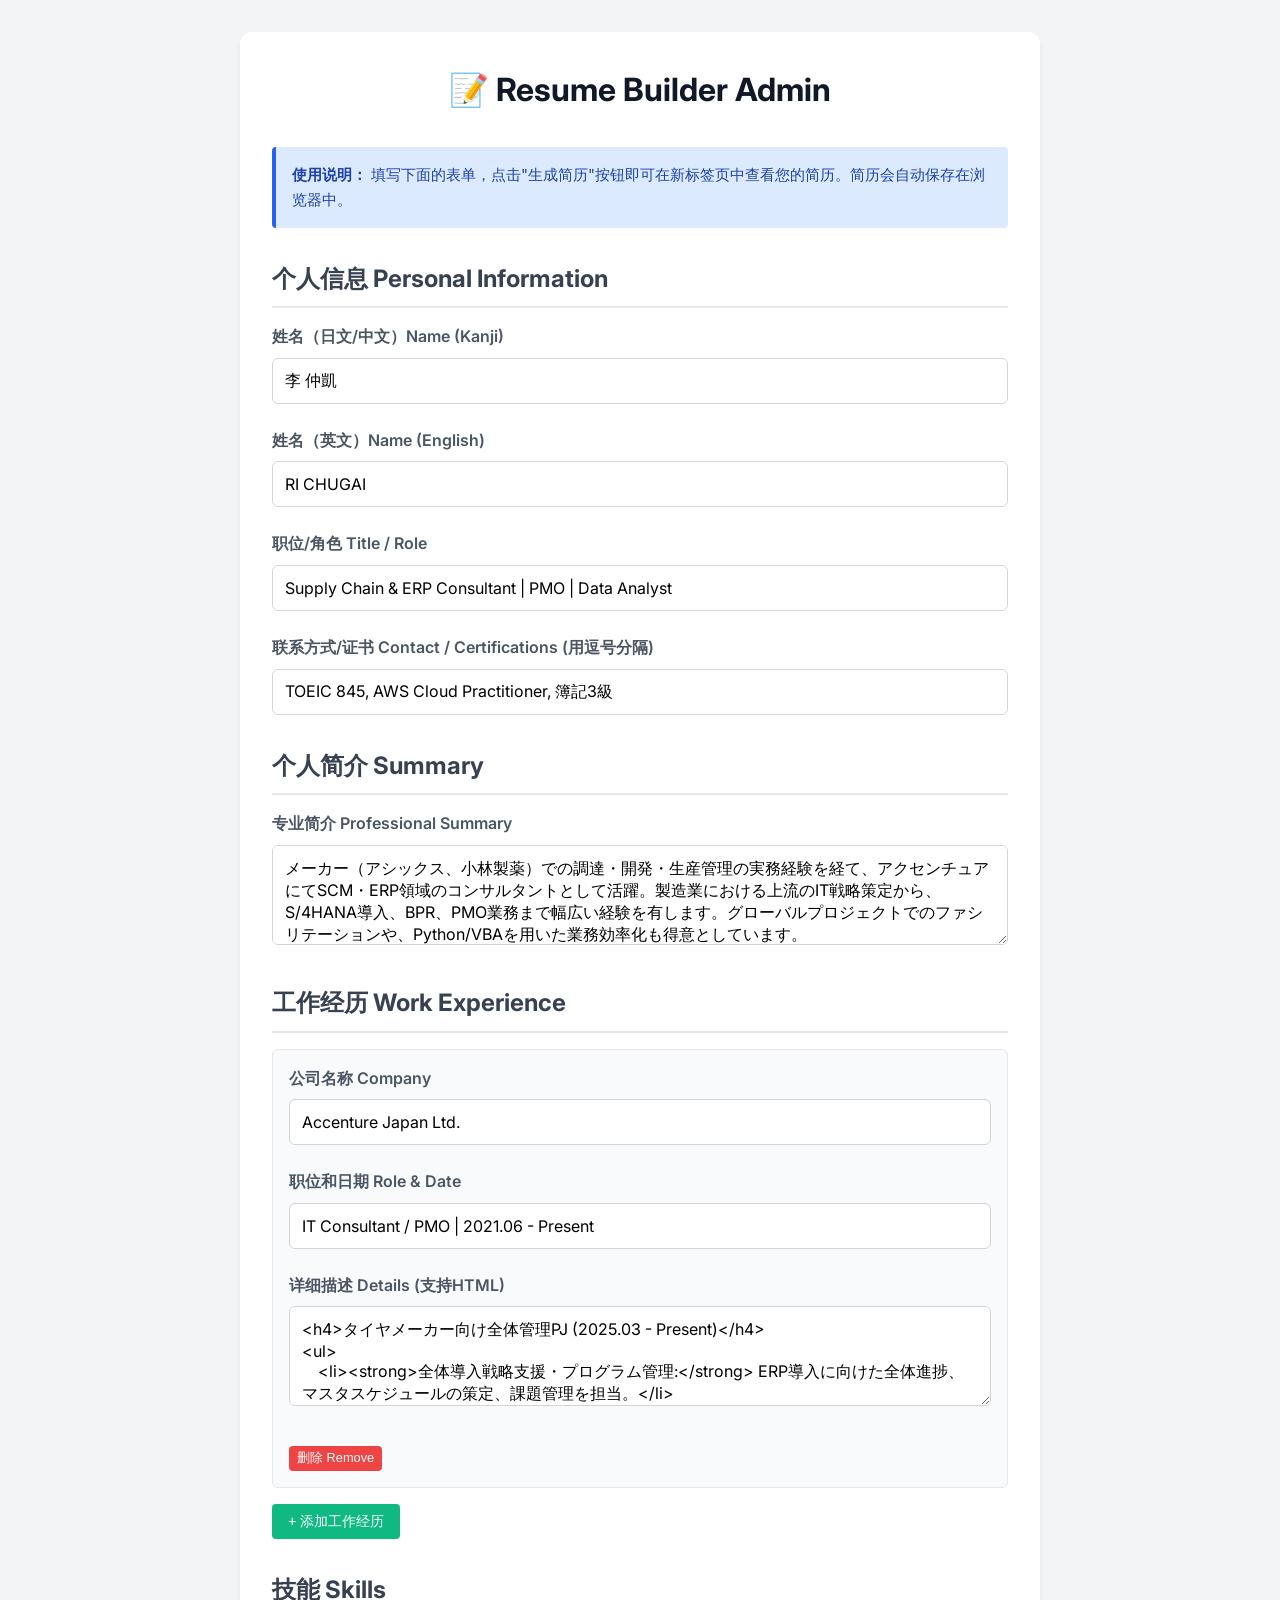
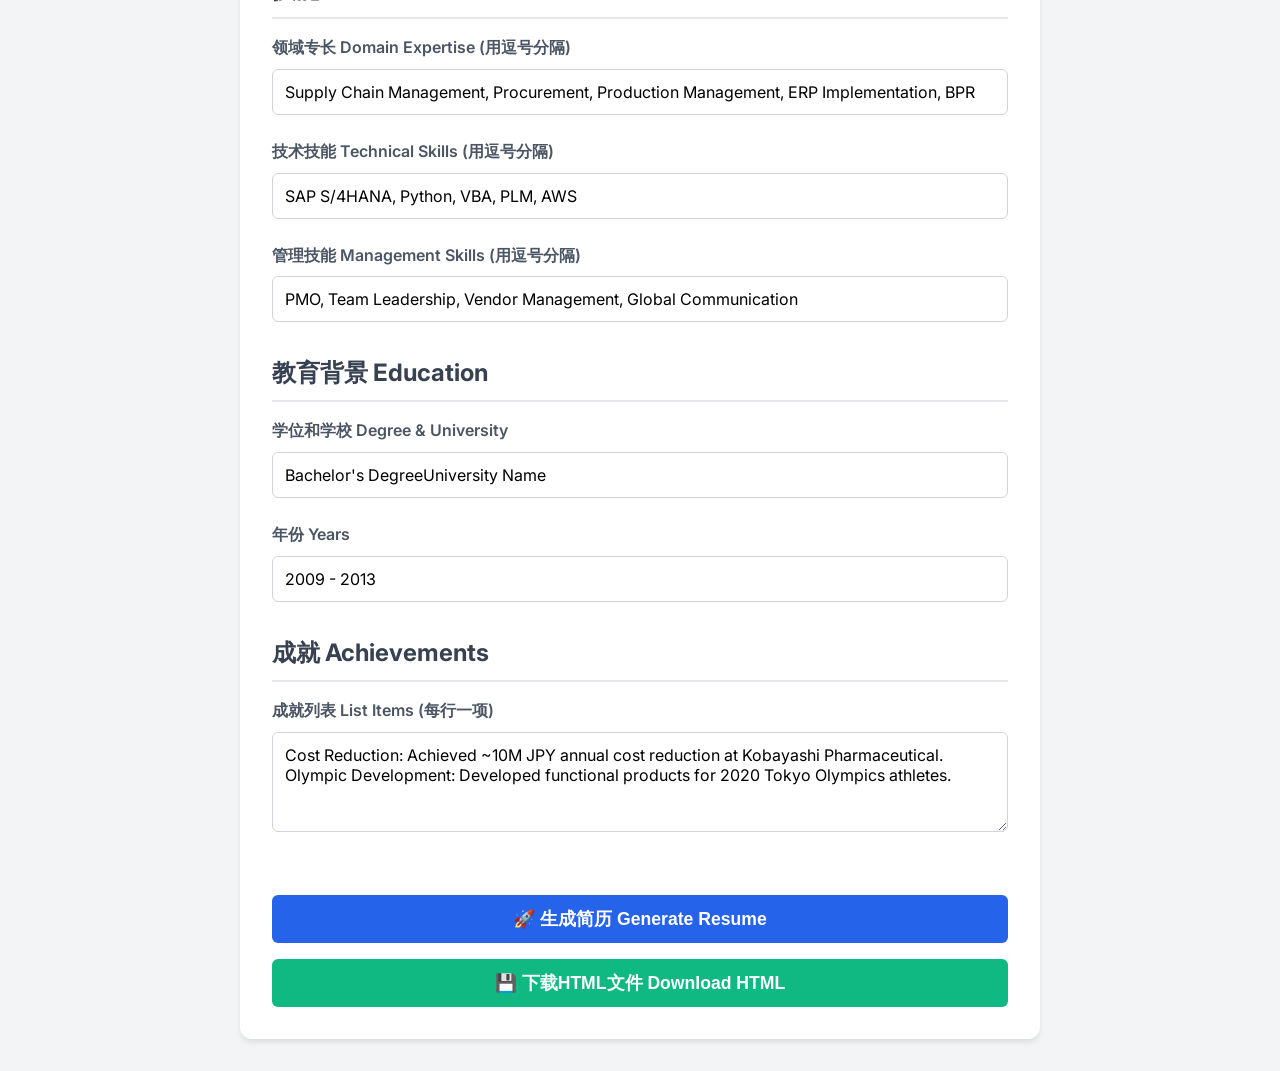
<file: admin_standalone.html>
<!DOCTYPE html>
<html lang="en">

<head>
    <meta charset="UTF-8">
    <meta name="viewport" content="width=device-width, initial-scale=1.0">
    <title>Resume Admin - Standalone</title>
    <link rel="preconnect" href="https://fonts.googleapis.com">
    <link rel="preconnect" href="https://fonts.gstatic.com" crossorigin>
    <link href="https://fonts.googleapis.com/css2?family=Inter:wght@300;400;600;800&display=swap" rel="stylesheet">
    <style>
        * {
            margin: 0;
            padding: 0;
            box-sizing: border-box;
        }

        body {
            font-family: 'Inter', sans-serif;
            background-color: #f3f4f6;
            color: #1f2937;
            padding: 2rem;
            line-height: 1.6;
        }

        .admin-container {
            max-width: 800px;
            margin: 0 auto;
            background: white;
            padding: 2rem;
            border-radius: 12px;
            box-shadow: 0 4px 6px -1px rgba(0, 0, 0, 0.1);
        }

        h1 {
            color: #111827;
            font-size: 2rem;
            margin-bottom: 2rem;
            text-align: center;
            background: none;
            -webkit-text-fill-color: initial;
        }

        h2 {
            color: #374151;
            font-size: 1.5rem;
            margin-top: 2rem;
            margin-bottom: 1rem;
            border-bottom: 2px solid #e5e7eb;
            padding-bottom: 0.5rem;
        }

        .form-group {
            margin-bottom: 1.5rem;
        }

        label {
            display: block;
            font-weight: 600;
            margin-bottom: 0.5rem;
            color: #4b5563;
        }

        input[type="text"],
        textarea {
            width: 100%;
            padding: 0.75rem;
            border: 1px solid #d1d5db;
            border-radius: 6px;
            font-size: 1rem;
            font-family: inherit;
        }

        textarea {
            min-height: 100px;
            resize: vertical;
        }

        .btn-primary {
            background-color: #2563eb;
            color: white;
            padding: 0.75rem 1.5rem;
            border: none;
            border-radius: 6px;
            font-weight: 600;
            cursor: pointer;
            width: 100%;
            font-size: 1.1rem;
            margin-top: 2rem;
            transition: background 0.2s;
        }

        .btn-primary:hover {
            background-color: #1d4ed8;
        }

        .btn-success {
            background-color: #10b981;
            margin-top: 1rem;
        }

        .btn-success:hover {
            background-color: #059669;
        }

        .array-item {
            background: #f9fafb;
            padding: 1rem;
            border: 1px solid #e5e7eb;
            border-radius: 6px;
            margin-bottom: 1rem;
        }

        .remove-btn {
            background: #ef4444;
            color: white;
            border: none;
            padding: 0.25rem 0.5rem;
            border-radius: 4px;
            font-size: 0.8rem;
            cursor: pointer;
            margin-top: 0.5rem;
        }

        .add-btn {
            background: #10b981;
            color: white;
            border: none;
            padding: 0.5rem 1rem;
            border-radius: 4px;
            cursor: pointer;
            font-size: 0.9rem;
        }

        .help-text {
            font-size: 0.85rem;
            color: #6b7280;
            margin-top: 0.25rem;
        }

        .info-box {
            background: #dbeafe;
            border-left: 4px solid #2563eb;
            padding: 1rem;
            margin-bottom: 2rem;
            border-radius: 4px;
        }

        .info-box p {
            color: #1e40af;
            font-size: 0.95rem;
        }
    </style>
</head>

<body>
    <div class="admin-container">
        <h1>📝 Resume Builder Admin</h1>

        <div class="info-box">
            <p><strong>使用说明：</strong> 填写下面的表单，点击"生成简历"按钮即可在新标签页中查看您的简历。简历会自动保存在浏览器中。</p>
        </div>

        <form id="resumeForm">
            <!-- Personal Info -->
            <h2>个人信息 Personal Information</h2>
            <div class="form-group">
                <label>姓名（日文/中文）Name (Kanji)</label>
                <input type="text" id="name" name="name" placeholder="例：李 仲凱">
            </div>
            <div class="form-group">
                <label>姓名（英文）Name (English)</label>
                <input type="text" id="name_en" name="name_en" placeholder="例：RI CHUGAI">
            </div>
            <div class="form-group">
                <label>职位/角色 Title / Role</label>
                <input type="text" id="title" name="title" placeholder="例：Supply Chain Consultant">
            </div>
            <div class="form-group">
                <label>联系方式/证书 Contact / Certifications (用逗号分隔)</label>
                <input type="text" id="contact" name="contact" placeholder="例：TOEIC 845, AWS Cloud Practitioner">
            </div>

            <!-- Summary -->
            <h2>个人简介 Summary</h2>
            <div class="form-group">
                <label>专业简介 Professional Summary</label>
                <textarea id="summary" name="summary" placeholder="请输入您的专业简介..."></textarea>
            </div>

            <!-- Experience -->
            <h2>工作经历 Work Experience</h2>
            <div id="experience-list"></div>
            <button type="button" class="add-btn" onclick="addExperienceItem()">+ 添加工作经历</button>

            <!-- Skills -->
            <h2>技能 Skills</h2>
            <div class="form-group">
                <label>领域专长 Domain Expertise (用逗号分隔)</label>
                <input type="text" id="skills_domain" name="skills_domain" placeholder="例：Supply Chain Management, ERP">
            </div>
            <div class="form-group">
                <label>技术技能 Technical Skills (用逗号分隔)</label>
                <input type="text" id="skills_tech" name="skills_tech" placeholder="例：SAP, Python, AWS">
            </div>
            <div class="form-group">
                <label>管理技能 Management Skills (用逗号分隔)</label>
                <input type="text" id="skills_mgmt" name="skills_mgmt" placeholder="例：PMO, Team Leadership">
            </div>

            <!-- Education -->
            <h2>教育背景 Education</h2>
            <div class="form-group">
                <label>学位和学校 Degree & University</label>
                <input type="text" id="edu_degree" name="edu_degree"
                    placeholder="例：Bachelor's Degree, Tokyo University">
            </div>
            <div class="form-group">
                <label>年份 Years</label>
                <input type="text" id="edu_date" name="edu_date" placeholder="例：2009 - 2013">
            </div>

            <!-- Achievements -->
            <h2>成就 Achievements</h2>
            <div class="form-group">
                <label>成就列表 List Items (每行一项)</label>
                <textarea id="achievements" name="achievements"
                    placeholder="例：&#10;Cost Reduction: Achieved 10M JPY savings&#10;Olympic Project: Developed products for 2020 Olympics"></textarea>
            </div>

            <button type="button" class="btn-primary" onclick="generateResume()">🚀 生成简历 Generate Resume</button>
            <button type="button" class="btn-primary btn-success" onclick="downloadHTML()">💾 下载HTML文件 Download
                HTML</button>
        </form>
    </div>

    <script>
        // Default Data
        const defaultData = {
            name: "李 仲凱",
            nameEn: "RI CHUGAI",
            title: "Supply Chain & ERP Consultant | PMO | Data Analyst",
            contact: "TOEIC 845, AWS Cloud Practitioner, 簿記3級",
            summary: "メーカー（アシックス、小林製薬）での調達・開発・生産管理の実務経験を経て、アクセンチュアにてSCM・ERP領域のコンサルタントとして活躍。製造業における上流のIT戦略策定から、S/4HANA導入、BPR、PMO業務まで幅広い経験を有します。グローバルプロジェクトでのファシリテーションや、Python/VBAを用いた業務効率化も得意としています。",
            experience: [
                {
                    company: "Accenture Japan Ltd.",
                    role: "IT Consultant / PMO | 2021.06 - Present",
                    details: `<h4>タイヤメーカー向け全体管理PJ (2025.03 - Present)</h4>
<ul>
    <li><strong>全体導入戦略支援・プログラム管理:</strong> ERP導入に向けた全体進捗、マスタスケジュールの策定、課題管理を担当。</li>
    <li><strong>経理・財務領域調整:</strong> 経理・財務領域をはじめとするERP跨ぎのプロジェクト調整を実施。</li>
</ul>`
                }
            ],
            skills: {
                domain: "Supply Chain Management, Procurement, Production Management, ERP Implementation, BPR",
                tech: "SAP S/4HANA, Python, VBA, PLM, AWS",
                mgmt: "PMO, Team Leadership, Vendor Management, Global Communication"
            },
            education: {
                degree: "Bachelor's Degree\nUniversity Name",
                date: "2009 - 2013"
            },
            achievements: "Cost Reduction: Achieved ~10M JPY annual cost reduction at Kobayashi Pharmaceutical.\nOlympic Development: Developed functional products for 2020 Tokyo Olympics athletes."
        };

        // Load data on page load
        document.addEventListener('DOMContentLoaded', () => {
            loadAdminData();
        });

        function loadAdminData() {
            const data = JSON.parse(localStorage.getItem('resumeData')) || defaultData;

            document.getElementById('name').value = data.name;
            document.getElementById('name_en').value = data.nameEn || "";
            document.getElementById('title').value = data.title;
            document.getElementById('contact').value = data.contact;
            document.getElementById('summary').value = data.summary;

            document.getElementById('skills_domain').value = data.skills.domain;
            document.getElementById('skills_tech').value = data.skills.tech;
            document.getElementById('skills_mgmt').value = data.skills.mgmt;

            document.getElementById('edu_degree').value = data.education.degree;
            document.getElementById('edu_date').value = data.education.date;

            document.getElementById('achievements').value = data.achievements;

            const expContainer = document.getElementById('experience-list');
            expContainer.innerHTML = '';
            data.experience.forEach(exp => addExperienceItem(exp));
        }

        function addExperienceItem(data = { company: '', role: '', details: '' }) {
            const container = document.getElementById('experience-list');
            const div = document.createElement('div');
            div.className = 'array-item';
            div.innerHTML = `
                <div class="form-group">
                    <label>公司名称 Company</label>
                    <input type="text" class="exp-company" value="${data.company}">
                </div>
                <div class="form-group">
                    <label>职位和日期 Role & Date</label>
                    <input type="text" class="exp-role" value="${data.role}">
                </div>
                <div class="form-group">
                    <label>详细描述 Details (支持HTML)</label>
                    <textarea class="exp-details">${data.details}</textarea>
                </div>
                <button type="button" class="remove-btn" onclick="this.parentElement.remove()">删除 Remove</button>
            `;
            container.appendChild(div);
        }

        function collectFormData() {
            const experienceItems = [];
            document.querySelectorAll('#experience-list .array-item').forEach(item => {
                experienceItems.push({
                    company: item.querySelector('.exp-company').value,
                    role: item.querySelector('.exp-role').value,
                    details: item.querySelector('.exp-details').value
                });
            });

            return {
                name: document.getElementById('name').value,
                nameEn: document.getElementById('name_en').value,
                title: document.getElementById('title').value,
                contact: document.getElementById('contact').value,
                summary: document.getElementById('summary').value,
                experience: experienceItems,
                skills: {
                    domain: document.getElementById('skills_domain').value,
                    tech: document.getElementById('skills_tech').value,
                    mgmt: document.getElementById('skills_mgmt').value
                },
                education: {
                    degree: document.getElementById('edu_degree').value,
                    date: document.getElementById('edu_date').value
                },
                achievements: document.getElementById('achievements').value
            };
        }

        function generateResume() {
            const data = collectFormData();
            localStorage.setItem('resumeData', JSON.stringify(data));

            // Generate HTML content
            const html = generateResumeHTML(data);

            // Open in new window
            const newWindow = window.open('', '_blank');
            newWindow.document.write(html);
            newWindow.document.close();
        }

        function downloadHTML() {
            const data = collectFormData();
            localStorage.setItem('resumeData', JSON.stringify(data));

            const html = generateResumeHTML(data);

            // Create blob and download
            const blob = new Blob([html], { type: 'text/html' });
            const url = URL.createObjectURL(blob);
            const link = document.createElement('a');
            const timestamp = new Date().toISOString().replace(/[:.]/g, '-').slice(0, -5);
            link.download = `Resume_${data.nameEn || 'Export'}_${timestamp}.html`;
            link.href = url;
            link.click();
            URL.revokeObjectURL(url);

            alert('✅ HTML文件已下载！您可以将此文件上传到Google Drive或其他平台分享。');
        }

        function generateResumeHTML(data) {
            const experienceHTML = data.experience.map(exp => `
                <div class="job-entry">
                    <h3>${exp.company}</h3>
                    <p class="role">${exp.role}</p>
                    ${exp.details}
                </div>
            `).join('');

            const achievementsHTML = data.achievements.split('\n').filter(a => a.trim()).map(a => {
                const parts = a.split(':');
                if (parts.length > 1) {
                    return `<li><strong>${parts[0]}:</strong>${parts.slice(1).join(':')}</li>`;
                }
                return `<li>${a}</li>`;
            }).join('');

            return `<!DOCTYPE html>
<html lang="ja">
<head>
    <meta charset="UTF-8">
    <meta name="viewport" content="width=device-width, initial-scale=1.0">
    <title>${data.name} - Resume</title>
    <link rel="preconnect" href="https://fonts.googleapis.com">
    <link rel="preconnect" href="https://fonts.gstatic.com" crossorigin>
    <link href="https://fonts.googleapis.com/css2?family=Inter:wght@300;400;600;800&family=Noto+Sans+JP:wght@300;400;500;700&display=swap" rel="stylesheet">
    <style>
        * { margin: 0; padding: 0; box-sizing: border-box; }
        body { font-family: 'Inter', 'Noto Sans JP', sans-serif; background-color: #fff; color: #000; display: flex; justify-content: center; align-items: center; min-height: 100vh; padding: 2rem; }
        .resume-container { width: 100%; max-width: 1200px; background: #fff; padding: 3rem; }
        .resume-header { text-align: left; margin-bottom: 3rem; border-bottom: 4px solid #000; padding-bottom: 2rem; }
        .name-line { margin-bottom: 1rem; }
        .resume-header h1 { font-size: 3.5rem; font-weight: 800; margin-bottom: 0; color: #000; letter-spacing: -0.02em; text-transform: uppercase; line-height: 1.1; display: inline-block; margin-right: 1.5rem; }
        .en-name { font-size: 1.8rem; font-weight: 400; color: #525252; margin: 0; letter-spacing: 0.1em; text-transform: uppercase; display: inline-block; vertical-align: baseline; line-height: 1.1; }
        .subtitle { font-size: 1.25rem; color: #2563eb; font-weight: 600; margin-bottom: 1rem; }
        .contact-info { display: flex; gap: 2rem; flex-wrap: wrap; }
        .contact-info span { font-size: 0.95rem; color: #000; padding: 0.5rem 1rem; border: 1px solid #000; font-weight: 500; }
        .resume-grid { display: grid; grid-template-columns: 2fr 1fr; gap: 3rem; }
        .resume-section { margin-bottom: 2.5rem; }
        .resume-section h2 { font-size: 1.5rem; font-weight: 800; margin-bottom: 1.5rem; color: #000; border-bottom: 2px solid #000; padding-bottom: 0.5rem; letter-spacing: 0.05em; }
        .summary p { line-height: 1.8; color: #000; font-size: 1rem; }
        .job-entry, .edu-entry { margin-bottom: 2rem; page-break-inside: avoid; }
        .job-entry h3, .edu-entry h3 { font-size: 1.25rem; font-weight: 700; color: #000; margin-bottom: 0.5rem; }
        .role { font-size: 1rem; color: #2563eb; font-weight: 600; margin-bottom: 1rem; border-left: 3px solid #2563eb; padding-left: 1rem; }
        .job-entry h4 { font-size: 1rem; font-weight: 600; color: #000; margin-top: 1rem; margin-bottom: 0.5rem; }
        .job-entry ul, .edu-entry ul { list-style: none; margin-left: 0; }
        .job-entry li, .edu-entry li { margin-bottom: 0.5rem; padding-left: 1.5rem; position: relative; line-height: 1.6; color: #000; }
        .job-entry li::before { content: "▸"; position: absolute; left: 0; color: #2563eb; font-weight: bold; }
        .skill-category { margin-bottom: 1.5rem; page-break-inside: avoid; }
        .skill-category h3 { font-size: 1rem; font-weight: 700; color: #000; margin-bottom: 0.75rem; }
        .skill-tags { display: flex; flex-wrap: wrap; gap: 0.5rem; }
        .tag { padding: 0.4rem 0.8rem; border: 1px solid #000; font-size: 0.85rem; font-weight: 500; color: #000; }
        .achievement-list { list-style: none; }
        .achievement-list li { margin-bottom: 0.75rem; padding-left: 1.5rem; position: relative; line-height: 1.6; color: #000; }
        .achievement-list li::before { content: "●"; position: absolute; left: 0; color: #2563eb; }
        @media print { @page { size: A4; margin: 10mm; } body { width: 210mm; height: auto; padding: 0; } .resume-container { width: 100%; max-width: none; padding: 0; margin: 0; } .job-entry, .edu-entry, .skill-category { page-break-inside: avoid; } }
    </style>
</head>
<body>
    <div class="resume-container">
        <header class="resume-header">
            <div class="name-line">
                <h1>${data.name}</h1>
                <p class="en-name">${data.nameEn}</p>
            </div>
            <p class="subtitle">${data.title}</p>
            <div class="contact-info">
                ${data.contact.split(',').map(c => `<span>${c.trim()}</span>`).join('')}
            </div>
        </header>
        <div class="resume-grid">
            <div class="left-column">
                <section class="resume-section summary">
                    <h2>SUMMARY</h2>
                    <p>${data.summary}</p>
                </section>
                <section class="resume-section experience">
                    <h2>EXPERIENCE</h2>
                    ${experienceHTML}
                </section>
            </div>
            <div class="right-column">
                <section class="resume-section skills">
                    <h2>SKILLS</h2>
                    <div class="skill-category">
                        <h3>Domain Expertise</h3>
                        <div class="skill-tags">
                            ${data.skills.domain.split(',').map(s => `<span class="tag">${s.trim()}</span>`).join('')}
                        </div>
                    </div>
                    <div class="skill-category">
                        <h3>Technical</h3>
                        <div class="skill-tags">
                            ${data.skills.tech.split(',').map(s => `<span class="tag">${s.trim()}</span>`).join('')}
                        </div>
                    </div>
                    <div class="skill-category">
                        <h3>Management</h3>
                        <div class="skill-tags">
                            ${data.skills.mgmt.split(',').map(s => `<span class="tag">${s.trim()}</span>`).join('')}
                        </div>
                    </div>
                </section>
                <section class="resume-section education">
                    <h2>EDUCATION</h2>
                    <div class="edu-entry">
                        <h3>Bachelor's Degree</h3>
                        <p>${data.education.degree.replace(/\n/g, '<br>')}</p>
                        <p class="date">${data.education.date}</p>
                    </div>
                </section>
                <section class="resume-section achievements">
                    <h2>ACHIEVEMENTS</h2>
                    <ul class="achievement-list">
                        ${achievementsHTML}
                    </ul>
                </section>
            </div>
        </div>
    </div>
</body>
</html>`;
        }
    </script>
</body>

</html>
</file>
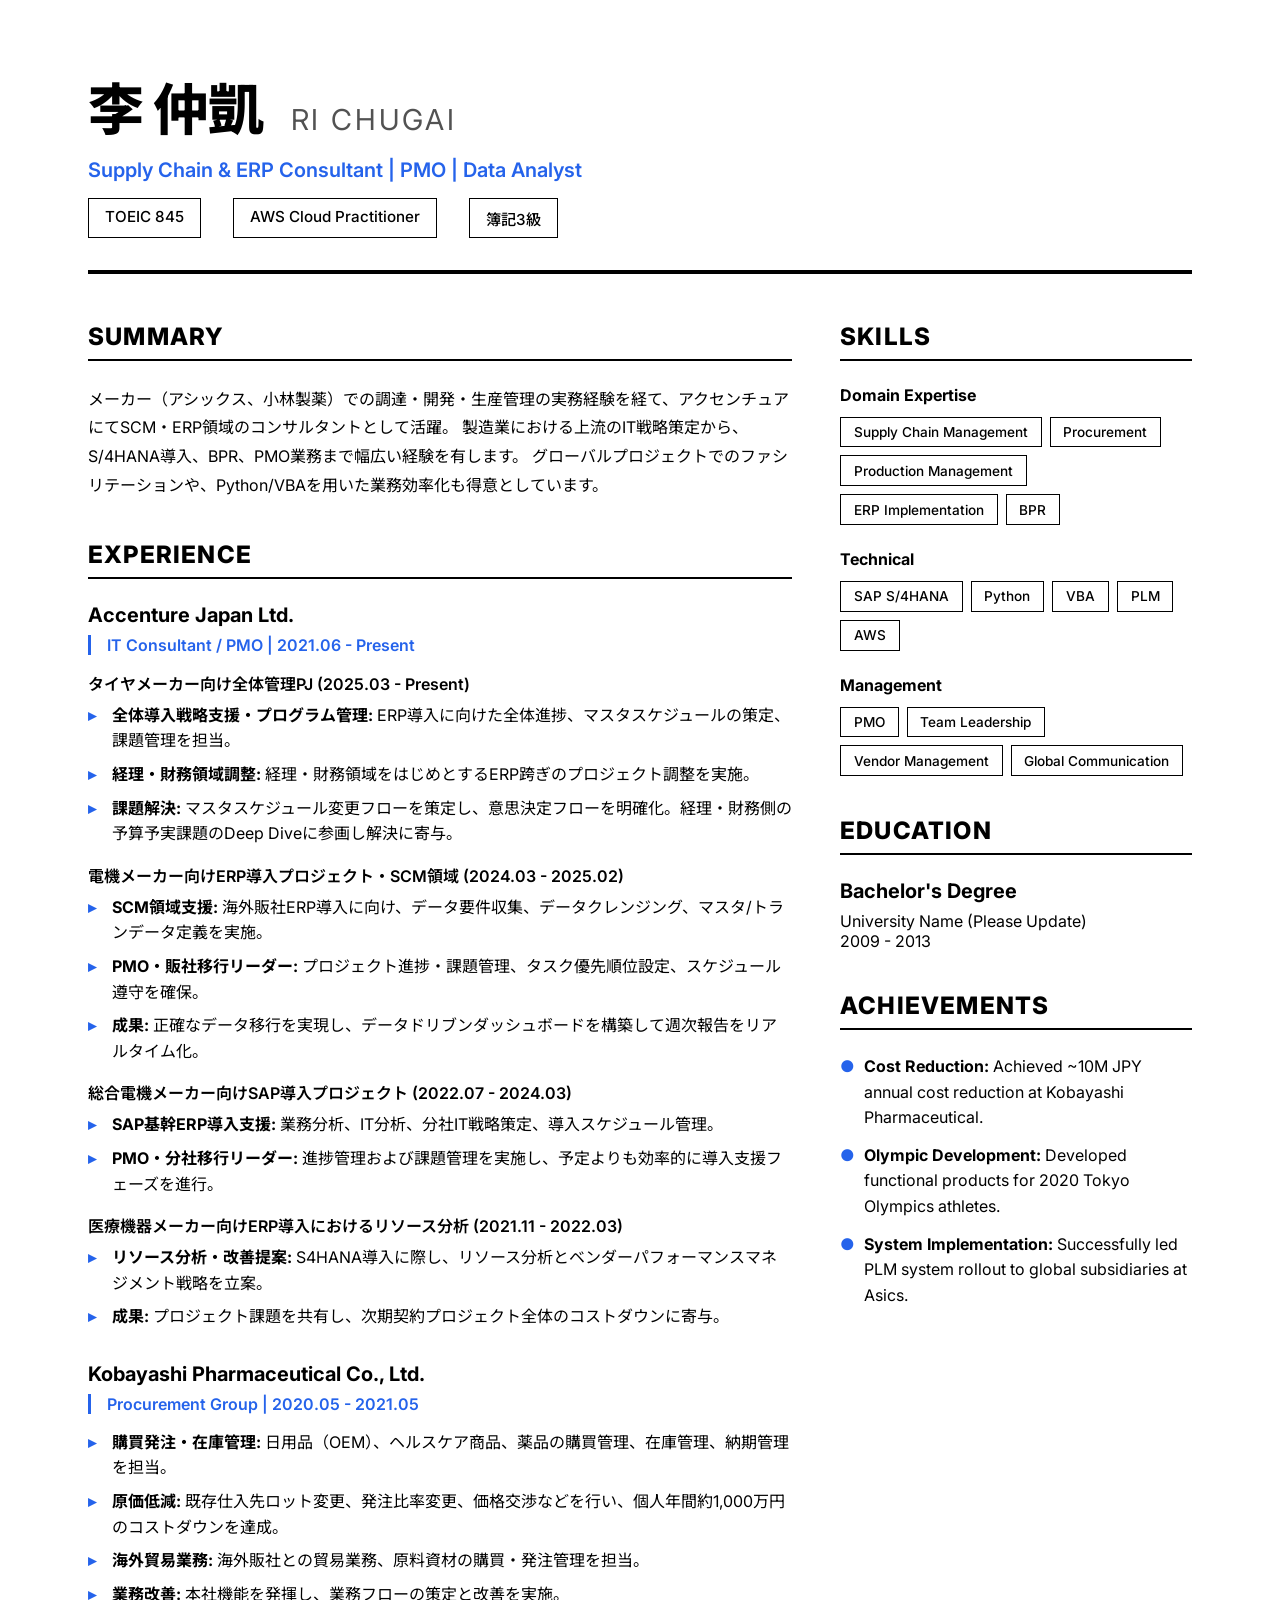
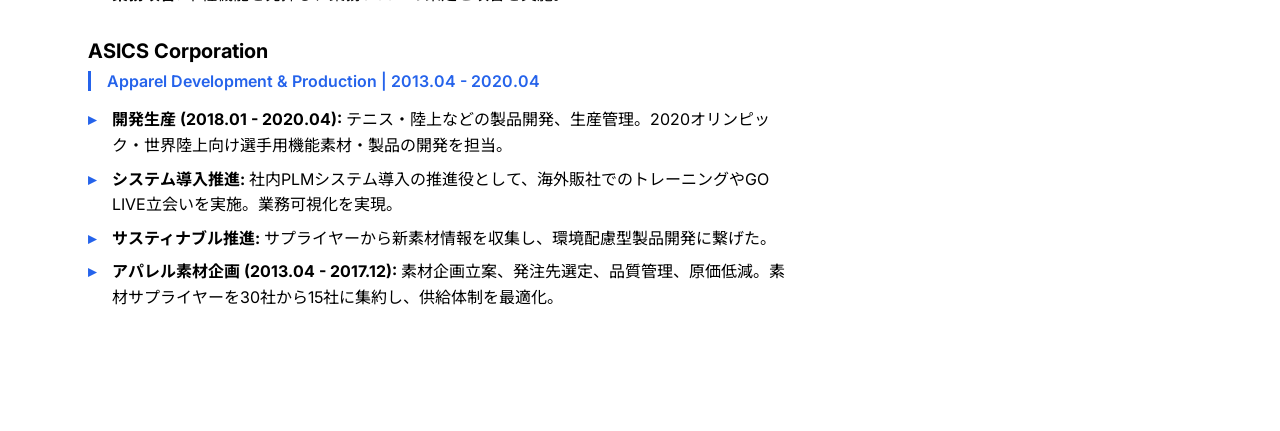
<file: resume_standalone.html>
<!DOCTYPE html>
<html lang="ja">

<head>
    <meta charset="UTF-8">
    <meta name="viewport" content="width=device-width, initial-scale=1.0">
    <title>李 仲凱 - Resume</title>
    <link rel="preconnect" href="https://fonts.googleapis.com">
    <link rel="preconnect" href="https://fonts.gstatic.com" crossorigin>
    <link
        href="https://fonts.googleapis.com/css2?family=Inter:wght@300;400;600;800&family=Noto+Sans+JP:wght@300;400;500;700&display=swap"
        rel="stylesheet">
    <style>
        * {
            margin: 0;
            padding: 0;
            box-sizing: border-box;
        }

        body {
            font-family: 'Inter', 'Noto Sans JP', sans-serif;
            background-color: #fff;
            color: #000;
            display: flex;
            justify-content: center;
            align-items: center;
            min-height: 100vh;
            padding: 2rem;
        }

        .resume-container {
            width: 100%;
            max-width: 1200px;
            background: #fff;
            padding: 3rem;
        }

        .resume-header {
            text-align: left;
            margin-bottom: 3rem;
            border-bottom: 4px solid #000;
            padding-bottom: 2rem;
        }

        .name-line {
            margin-bottom: 1rem;
        }

        .resume-header h1 {
            font-size: 3.5rem;
            font-weight: 800;
            margin-bottom: 0;
            color: #000;
            letter-spacing: -0.02em;
            text-transform: uppercase;
            line-height: 1.1;
            display: inline-block;
            margin-right: 1.5rem;
        }

        .en-name {
            font-size: 1.8rem;
            font-weight: 400;
            color: #525252;
            margin: 0;
            letter-spacing: 0.1em;
            text-transform: uppercase;
            display: inline-block;
            vertical-align: baseline;
            line-height: 1.1;
        }

        .subtitle {
            font-size: 1.25rem;
            color: #2563eb;
            font-weight: 600;
            margin-bottom: 1rem;
        }

        .contact-info {
            display: flex;
            gap: 2rem;
            flex-wrap: wrap;
        }

        .contact-info span {
            font-size: 0.95rem;
            color: #000;
            padding: 0.5rem 1rem;
            border: 1px solid #000;
            font-weight: 500;
        }

        .resume-grid {
            display: grid;
            grid-template-columns: 2fr 1fr;
            gap: 3rem;
        }

        .resume-section {
            margin-bottom: 2.5rem;
        }

        .resume-section h2 {
            font-size: 1.5rem;
            font-weight: 800;
            margin-bottom: 1.5rem;
            color: #000;
            border-bottom: 2px solid #000;
            padding-bottom: 0.5rem;
            letter-spacing: 0.05em;
        }

        .summary p {
            line-height: 1.8;
            color: #000;
            font-size: 1rem;
        }

        .job-entry,
        .edu-entry {
            margin-bottom: 2rem;
            page-break-inside: avoid;
        }

        .job-entry h3,
        .edu-entry h3 {
            font-size: 1.25rem;
            font-weight: 700;
            color: #000;
            margin-bottom: 0.5rem;
        }

        .role {
            font-size: 1rem;
            color: #2563eb;
            font-weight: 600;
            margin-bottom: 1rem;
            border-left: 3px solid #2563eb;
            padding-left: 1rem;
        }

        .job-entry h4 {
            font-size: 1rem;
            font-weight: 600;
            color: #000;
            margin-top: 1rem;
            margin-bottom: 0.5rem;
        }

        .job-entry ul,
        .edu-entry ul {
            list-style: none;
            margin-left: 0;
        }

        .job-entry li,
        .edu-entry li {
            margin-bottom: 0.5rem;
            padding-left: 1.5rem;
            position: relative;
            line-height: 1.6;
            color: #000;
        }

        .job-entry li::before {
            content: "▸";
            position: absolute;
            left: 0;
            color: #2563eb;
            font-weight: bold;
        }

        .skill-category {
            margin-bottom: 1.5rem;
            page-break-inside: avoid;
        }

        .skill-category h3 {
            font-size: 1rem;
            font-weight: 700;
            color: #000;
            margin-bottom: 0.75rem;
        }

        .skill-tags {
            display: flex;
            flex-wrap: wrap;
            gap: 0.5rem;
        }

        .tag {
            padding: 0.4rem 0.8rem;
            border: 1px solid #000;
            font-size: 0.85rem;
            font-weight: 500;
            color: #000;
        }

        .achievement-list {
            list-style: none;
        }

        .achievement-list li {
            margin-bottom: 0.75rem;
            padding-left: 1.5rem;
            position: relative;
            line-height: 1.6;
            color: #000;
        }

        .achievement-list li::before {
            content: "●";
            position: absolute;
            left: 0;
            color: #2563eb;
        }

        @media print {
            @page {
                size: A4;
                margin: 10mm;
            }

            body {
                width: 210mm;
                height: auto;
                padding: 0;
            }

            .resume-container {
                width: 100%;
                max-width: none;
                padding: 0;
                margin: 0;
            }

            .job-entry,
            .edu-entry,
            .skill-category {
                page-break-inside: avoid;
            }
        }
    </style>
</head>

<body>
    <div class="resume-container">
        <header class="resume-header">
            <div class="name-line">
                <h1>李 仲凱</h1>
                <p class="en-name">RI CHUGAI</p>
            </div>
            <p class="subtitle">Supply Chain & ERP Consultant | PMO | Data Analyst</p>
            <div class="contact-info">
                <span>TOEIC 845</span>
                <span>AWS Cloud Practitioner</span>
                <span>簿記3級</span>
            </div>
        </header>

        <div class="resume-grid">
            <div class="left-column">
                <section class="resume-section summary">
                    <h2>SUMMARY</h2>
                    <p>
                        メーカー（アシックス、小林製薬）での調達・開発・生産管理の実務経験を経て、アクセンチュアにてSCM・ERP領域のコンサルタントとして活躍。
                        製造業における上流のIT戦略策定から、S/4HANA導入、BPR、PMO業務まで幅広い経験を有します。
                        グローバルプロジェクトでのファシリテーションや、Python/VBAを用いた業務効率化も得意としています。
                    </p>
                </section>

                <section class="resume-section experience">
                    <h2>EXPERIENCE</h2>

                    <div class="job-entry">
                        <h3>Accenture Japan Ltd.</h3>
                        <p class="role">IT Consultant / PMO | 2021.06 - Present</p>

                        <h4>タイヤメーカー向け全体管理PJ (2025.03 - Present)</h4>
                        <ul>
                            <li><strong>全体導入戦略支援・プログラム管理:</strong> ERP導入に向けた全体進捗、マスタスケジュールの策定、課題管理を担当。</li>
                            <li><strong>経理・財務領域調整:</strong> 経理・財務領域をはじめとするERP跨ぎのプロジェクト調整を実施。</li>
                            <li><strong>課題解決:</strong> マスタスケジュール変更フローを策定し、意思決定フローを明確化。経理・財務側の予算予実課題のDeep Diveに参画し解決に寄与。
                            </li>
                        </ul>

                        <h4>電機メーカー向けERP導入プロジェクト・SCM領域 (2024.03 - 2025.02)</h4>
                        <ul>
                            <li><strong>SCM領域支援:</strong> 海外販社ERP導入に向け、データ要件収集、データクレンジング、マスタ/トランデータ定義を実施。</li>
                            <li><strong>PMO・販社移行リーダー:</strong> プロジェクト進捗・課題管理、タスク優先順位設定、スケジュール遵守を確保。</li>
                            <li><strong>成果:</strong> 正確なデータ移行を実現し、データドリブンダッシュボードを構築して週次報告をリアルタイム化。</li>
                        </ul>

                        <h4>総合電機メーカー向けSAP導入プロジェクト (2022.07 - 2024.03)</h4>
                        <ul>
                            <li><strong>SAP基幹ERP導入支援:</strong> 業務分析、IT分析、分社IT戦略策定、導入スケジュール管理。</li>
                            <li><strong>PMO・分社移行リーダー:</strong> 進捗管理および課題管理を実施し、予定よりも効率的に導入支援フェーズを進行。</li>
                        </ul>

                        <h4>医療機器メーカー向けERP導入におけるリソース分析 (2021.11 - 2022.03)</h4>
                        <ul>
                            <li><strong>リソース分析・改善提案:</strong> S4HANA導入に際し、リソース分析とベンダーパフォーマンスマネジメント戦略を立案。</li>
                            <li><strong>成果:</strong> プロジェクト課題を共有し、次期契約プロジェクト全体のコストダウンに寄与。</li>
                        </ul>
                    </div>

                    <div class="job-entry">
                        <h3>Kobayashi Pharmaceutical Co., Ltd.</h3>
                        <p class="role">Procurement Group | 2020.05 - 2021.05</p>
                        <ul>
                            <li><strong>購買発注・在庫管理:</strong> 日用品（OEM）、ヘルスケア商品、薬品の購買管理、在庫管理、納期管理を担当。</li>
                            <li><strong>原価低減:</strong> 既存仕入先ロット変更、発注比率変更、価格交渉などを行い、個人年間約1,000万円のコストダウンを達成。</li>
                            <li><strong>海外貿易業務:</strong> 海外販社との貿易業務、原料資材の購買・発注管理を担当。</li>
                            <li><strong>業務改善:</strong> 本社機能を発揮し、業務フローの策定と改善を実施。</li>
                        </ul>
                    </div>

                    <div class="job-entry">
                        <h3>ASICS Corporation</h3>
                        <p class="role">Apparel Development & Production | 2013.04 - 2020.04</p>
                        <ul>
                            <li><strong>開発生産 (2018.01 - 2020.04):</strong>
                                テニス・陸上などの製品開発、生産管理。2020オリンピック・世界陸上向け選手用機能素材・製品の開発を担当。</li>
                            <li><strong>システム導入推進:</strong> 社内PLMシステム導入の推進役として、海外販社でのトレーニングやGO LIVE立会いを実施。業務可視化を実現。</li>
                            <li><strong>サスティナブル推進:</strong> サプライヤーから新素材情報を収集し、環境配慮型製品開発に繋げた。</li>
                            <li><strong>アパレル素材企画 (2013.04 - 2017.12):</strong>
                                素材企画立案、発注先選定、品質管理、原価低減。素材サプライヤーを30社から15社に集約し、供給体制を最適化。</li>
                        </ul>
                    </div>
                </section>
            </div>

            <div class="right-column">
                <section class="resume-section skills">
                    <h2>SKILLS</h2>
                    <div class="skill-category">
                        <h3>Domain Expertise</h3>
                        <div class="skill-tags">
                            <span class="tag">Supply Chain Management</span>
                            <span class="tag">Procurement</span>
                            <span class="tag">Production Management</span>
                            <span class="tag">ERP Implementation</span>
                            <span class="tag">BPR</span>
                        </div>
                    </div>

                    <div class="skill-category">
                        <h3>Technical</h3>
                        <div class="skill-tags">
                            <span class="tag">SAP S/4HANA</span>
                            <span class="tag">Python</span>
                            <span class="tag">VBA</span>
                            <span class="tag">PLM</span>
                            <span class="tag">AWS</span>
                        </div>
                    </div>

                    <div class="skill-category">
                        <h3>Management</h3>
                        <div class="skill-tags">
                            <span class="tag">PMO</span>
                            <span class="tag">Team Leadership</span>
                            <span class="tag">Vendor Management</span>
                            <span class="tag">Global Communication</span>
                        </div>
                    </div>
                </section>

                <section class="resume-section education">
                    <h2>EDUCATION</h2>
                    <div class="edu-entry">
                        <h3>Bachelor's Degree</h3>
                        <p>University Name (Please Update)</p>
                        <p class="date">2009 - 2013</p>
                    </div>
                </section>

                <section class="resume-section achievements">
                    <h2>ACHIEVEMENTS</h2>
                    <ul class="achievement-list">
                        <li><strong>Cost Reduction:</strong> Achieved ~10M JPY annual cost reduction at Kobayashi
                            Pharmaceutical.</li>
                        <li><strong>Olympic Development:</strong> Developed functional products for 2020 Tokyo Olympics
                            athletes.</li>
                        <li><strong>System Implementation:</strong> Successfully led PLM system rollout to global
                            subsidiaries at Asics.</li>
                    </ul>
                </section>
            </div>
        </div>
    </div>
</body>

</html>
</file>
